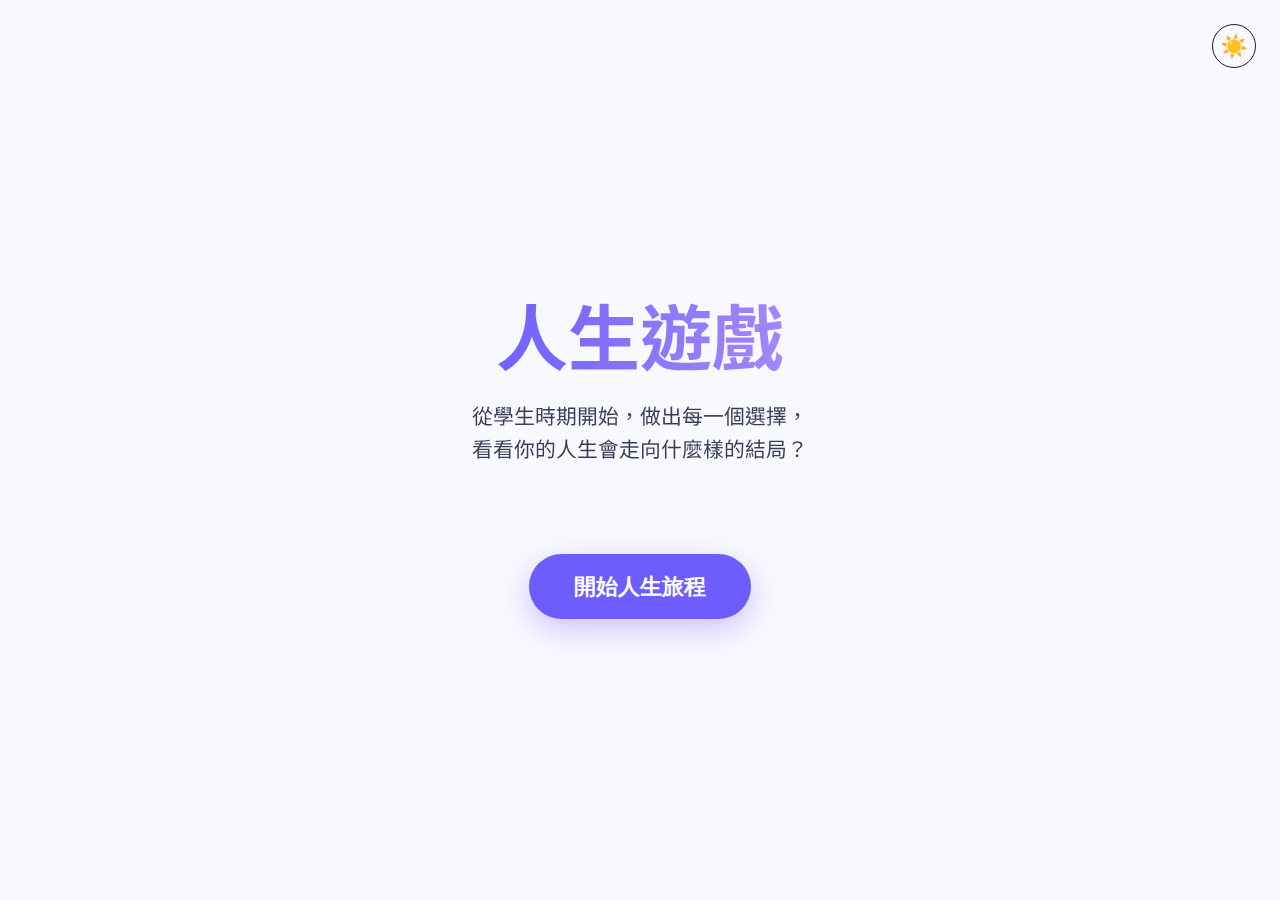
<file: index.html>
<!DOCTYPE html>
<html lang="zh-Hant">
<head>
  <meta charset="UTF-8" />
  <meta name="viewport" content="width=device-width, initial-scale=1.0"/>
  <title>人生遊戲 - 開始你的旅程</title>
  <link rel="preconnect" href="https://fonts.googleapis.com">
  <link rel="preconnect" href="https://fonts.gstatic.com" crossorigin>
  <link href="https://fonts.googleapis.com/css2?family=Noto+Sans+TC:wght@400;500;700&family=Poppins:wght@500;600&display=swap" rel="stylesheet">
</head>
<style>
    :root {
      --bg: #0f0f17;
      --text: #e0e0ff;
      --accent: #7b5eff;
      --accent-dark: #5a3fff;
      --card: #1a1a2e;
    }

    [data-theme="light"] {
      --bg: #f8f9ff;
      --text: #1a1a3a;
      --accent: #6d5dfc;
      --accent-dark: #4a3ac7;
      --card: #ffffff;
    }

    * {
      margin: 0;
      padding: 0;
      box-sizing: border-box;
    }

    body {
      font-family: 'Noto Sans TC', system-ui, sans-serif;
      background: var(--bg);
      color: var(--text);
      min-height: 100vh;
      display: flex;
      flex-direction: column;
      align-items: center;
      justify-content: center;
      padding: 2rem;
      transition: background 0.4s ease, color 0.4s ease;
    }

    header {
      text-align: center;
      margin-bottom: 3rem;
    }

    h1 {
      font-size: clamp(2.5rem, 8vw, 4.5rem);
      font-weight: 700;
      background: linear-gradient(90deg, var(--accent), #a78bfa);
      -webkit-background-clip: text;
      -webkit-text-fill-color: transparent;
      margin-bottom: 0.8rem;
    }

    .subtitle {
      font-size: 1.3rem;
      opacity: 0.85;
      max-width: 540px;
      margin: 0 auto;
      line-height: 1.6;
    }

    .start-btn {
      display: inline-block;
      margin-top: 2.5rem;
      padding: 1rem 2.8rem;
      font-size: 1.35rem;
      font-weight: 600;
      color: white;
      background: var(--accent);
      border: none;
      border-radius: 50px;
      cursor: pointer;
      text-decoration: none;
      transition: all 0.3s ease;
      box-shadow: 0 10px 30px rgba(123, 94, 255, 0.35);
      font-family: 'Poppins', sans-serif;
    }

    .start-btn:hover {
      transform: translateY(-4px);
      background: var(--accent-dark);
      box-shadow: 0 16px 40px rgba(90, 63, 255, 0.5);
    }

    .start-btn:active {
      transform: translateY(-1px);
    }

    .theme-toggle {
      position: absolute;
      top: 1.5rem;
      right: 1.5rem;
      background: none;
      border: 1px solid var(--text);
      border-radius: 50%;
      width: 44px;
      height: 44px;
      cursor: pointer;
      display: flex;
      align-items: center;
      justify-content: center;
      font-size: 1.4rem;
      transition: all 0.3s;
    }

    .theme-toggle:hover {
      background: rgba(255,255,255,0.1);
    }

    footer {
      margin-top: auto;
      padding: 2rem 0;
      opacity: 0.6;
      font-size: 0.95rem;
    }

    @media (max-width: 600px) {
      h1 { font-size: 3rem; }
      .subtitle { font-size: 1.1rem; }
      .start-btn { font-size: 1.2rem; padding: 0.9rem 2.2rem; }
    }
</style>
<body data-theme="dark">

  <button class="theme-toggle" id="themeBtn" aria-label="切換主題">🌙</button>

  <header>
    <h1>人生遊戲</h1>
    <p class="subtitle">
      從學生時期開始，做出每一個選擇，<br>
      看看你的人生會走向什麼樣的結局？
    </p>
  </header>

  <a href="student.html" class="start-btn">開始人生旅程</a>

  <script>
    const themeBtn = document.getElementById('themeBtn');
    const html = document.documentElement;

    // Check saved preference or system preference
    const savedTheme = localStorage.getItem('theme') ||
      (window.matchMedia('(prefers-color-scheme: dark)').matches ? 'dark' : 'light');

    html.setAttribute('data-theme', savedTheme);
    themeBtn.textContent = savedTheme === 'dark' ? '🌙' : '☀️';

    themeBtn.addEventListener('click', () => {
      const current = html.getAttribute('data-theme');
      const next = current === 'dark' ? 'light' : 'dark';
      
      html.setAttribute('data-theme', next);
      localStorage.setItem('theme', next);
      themeBtn.textContent = next === 'dark' ? '🌙' : '☀️';
    });
  </script>

</body>
</html>
</file>
